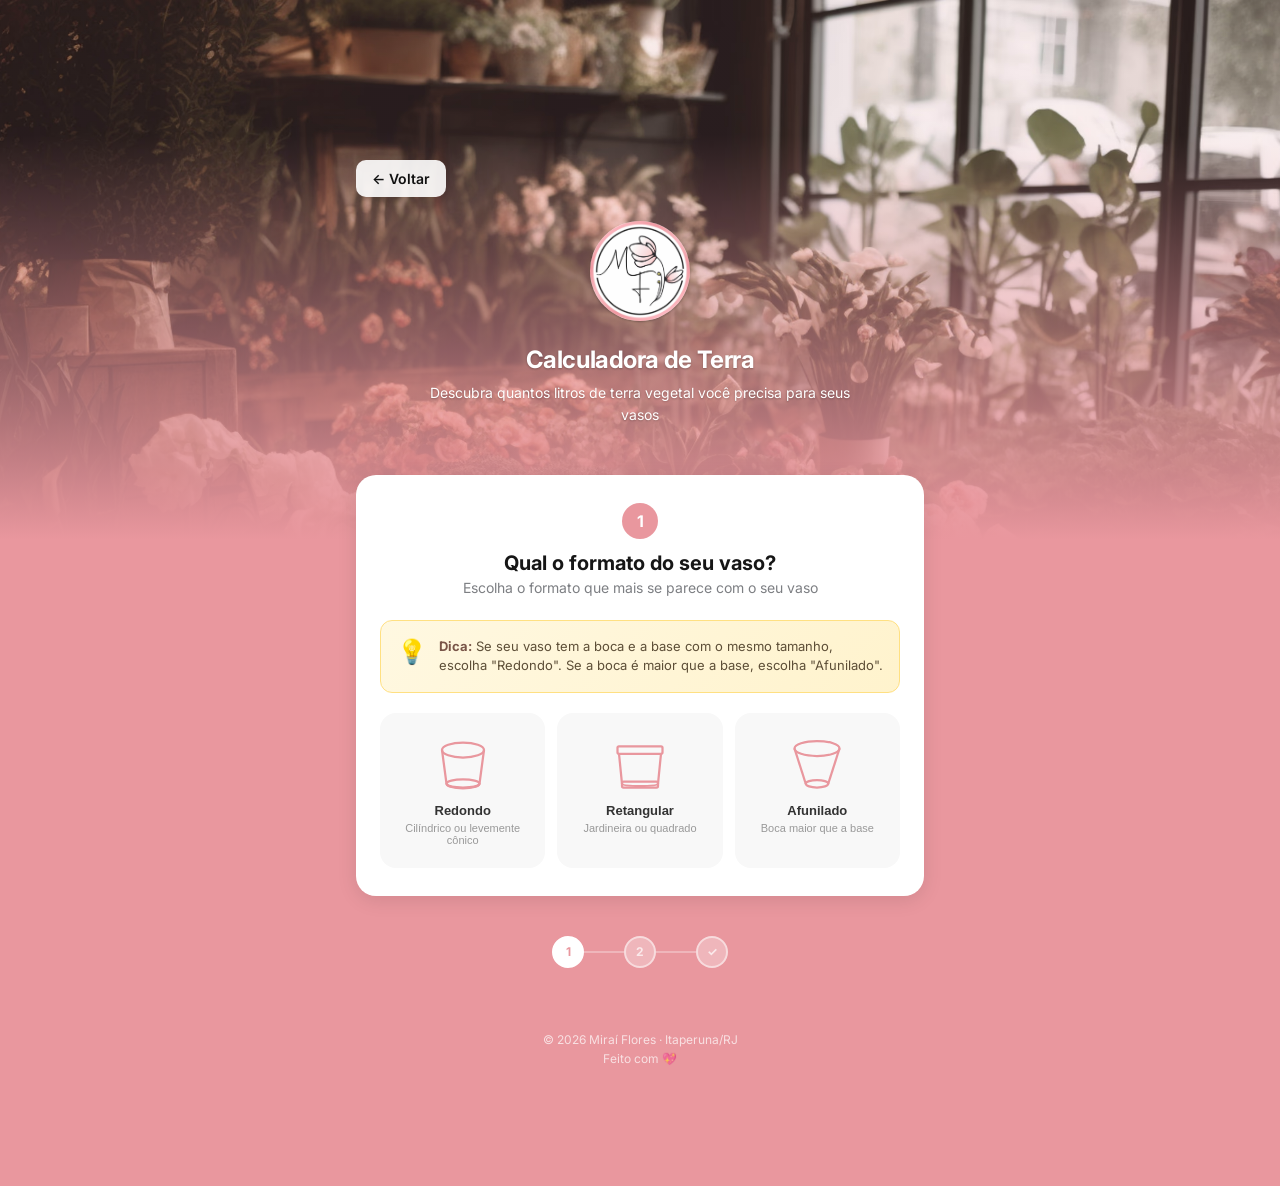
<file: calculadora.html>
<!doctype html>
<html lang="pt-BR">
<head>
  <meta charset="utf-8">
  <meta name="viewport" content="width=device-width, initial-scale=1">
  <title>Calculadora de Terra | Miraí Flores</title>
  <meta name="description" content="Descubra quantos litros de terra você precisa para seus vasos">
  <meta name="theme-color" content="#e9979e">
  <link rel="preconnect" href="https://fonts.googleapis.com">
  <link rel="preconnect" href="https://fonts.gstatic.com" crossorigin>
  <link href="https://fonts.googleapis.com/css2?family=Inter:wght@400;500;600;700&display=swap" rel="stylesheet">
  <link rel="stylesheet" href="css/style.css">
  <link rel="stylesheet" href="css/calculadora.css">
</head>
<body class="calculadora-page">

  <!-- Cover / Hero -->
  <div class="cover"></div>

  <div class="container">

    <!-- Header com voltar -->
    <div class="calc-header">
      <a href="index.html" class="btn-voltar">← Voltar</a>
    </div>

    <!-- Profile -->
    <div class="profile">
      <img src="src/logo.webp" alt="Logo Miraí Flores">
      <div class="profile-info">
        <h1>Calculadora de Terra</h1>
        <p>Descubra quantos litros de terra vegetal você precisa para seus vasos</p>
      </div>
    </div>

    <!-- Calculadora -->
    <div class="calculadora-container">
      
      <!-- Step 1: Tipo do Vaso -->
      <div class="calc-step active" id="step-1">
        <div class="step-header">
          <span class="step-number">1</span>
          <h2>Qual o formato do seu vaso?</h2>
          <p class="step-subtitle">Escolha o formato que mais se parece com o seu vaso</p>
        </div>
        
        <div class="dica-box">
          <span class="dica-icon">💡</span>
          <p><strong>Dica:</strong> Se seu vaso tem a boca e a base com o mesmo tamanho, escolha "Redondo". Se a boca é maior que a base, escolha "Afunilado".</p>
        </div>

        <div class="pot-types">
          <button class="pot-type-btn" data-type="redondo">
            <div class="pot-icon">
              <svg viewBox="0 0 80 80" fill="none" xmlns="http://www.w3.org/2000/svg">
                <ellipse cx="40" cy="20" rx="28" ry="10" stroke="currentColor" stroke-width="3" fill="none"/>
                <path d="M12 20 L18 65 Q20 70 40 70 Q60 70 62 65 L68 20" stroke="currentColor" stroke-width="3" fill="none"/>
                <ellipse cx="40" cy="65" rx="22" ry="6" stroke="currentColor" stroke-width="3" fill="none"/>
              </svg>
            </div>
            <span>Redondo</span>
            <small>Cilíndrico ou levemente cônico</small>
          </button>
          <button class="pot-type-btn" data-type="retangular">
            <div class="pot-icon">
              <svg viewBox="0 0 80 80" fill="none" xmlns="http://www.w3.org/2000/svg">
                <rect x="10" y="15" width="60" height="10" rx="2" stroke="currentColor" stroke-width="3" fill="none"/>
                <path d="M12 25 L16 65 Q17 68 40 68 Q63 68 64 65 L68 25" stroke="currentColor" stroke-width="3" fill="none"/>
                <rect x="16" y="62" width="48" height="8" rx="2" stroke="currentColor" stroke-width="3" fill="none"/>
              </svg>
            </div>
            <span>Retangular</span>
            <small>Jardineira ou quadrado</small>
          </button>
          <button class="pot-type-btn" data-type="afunilado">
            <div class="pot-icon">
              <svg viewBox="0 0 80 80" fill="none" xmlns="http://www.w3.org/2000/svg">
                <ellipse cx="40" cy="18" rx="30" ry="10" stroke="currentColor" stroke-width="3" fill="none"/>
                <path d="M10 18 L25 65" stroke="currentColor" stroke-width="3"/>
                <path d="M70 18 L55 65" stroke="currentColor" stroke-width="3"/>
                <ellipse cx="40" cy="65" rx="15" ry="5" stroke="currentColor" stroke-width="3" fill="none"/>
              </svg>
            </div>
            <span>Afunilado</span>
            <small>Boca maior que a base</small>
          </button>
        </div>
      </div>

      <!-- Step 2: Medidas -->
      <div class="calc-step" id="step-2">
        <div class="step-header">
          <span class="step-number">2</span>
          <h2>Informe as medidas</h2>
          <p class="step-subtitle">Use uma fita métrica ou régua para medir em centímetros (cm)</p>
        </div>
        
        <!-- Medidas para vaso REDONDO -->
        <div class="medidas-form" id="medidas-redondo" style="display: none;">
          
          <!-- Ilustração de como medir -->
          <div class="medida-ilustracao">
            <img src="src/redondo.png" alt="Como medir vaso redondo" class="medida-foto">
            <p class="ilustracao-legenda">Meça o diâmetro na parte de cima (boca) do vaso</p>
          </div>

          <div class="form-group">
            <label for="diametro">
              <span class="label-icon">↔️</span> Diâmetro superior
            </label>
            <p class="label-hint">Meça de uma borda à outra, passando pelo centro</p>
            <div class="input-wrapper">
              <input type="number" id="diametro" placeholder="Ex: 30" min="1" step="0.1">
              <span class="input-unit">cm</span>
            </div>
          </div>
          <div class="form-group">
            <label for="altura-redondo">
              <span class="label-icon">↕️</span> Altura do vaso
            </label>
            <p class="label-hint">Meça da borda superior até a base (por fora)</p>
            <div class="input-wrapper">
              <input type="number" id="altura-redondo" placeholder="Ex: 25" min="1" step="0.1">
              <span class="input-unit">cm</span>
            </div>
          </div>
        </div>

        <!-- Medidas para vaso RETANGULAR -->
        <div class="medidas-form" id="medidas-retangular" style="display: none;">
          
          <!-- Ilustração de como medir -->
          <div class="medida-ilustracao">
            <img src="src/retangular.png" alt="Como medir vaso retangular" class="medida-foto">
            <p class="ilustracao-legenda">Meça o lado maior (comprimento) e o lado menor (largura)</p>
          </div>

          <div class="form-group">
            <label for="comprimento">
              <span class="label-icon">↔️</span> Comprimento
            </label>
            <p class="label-hint">O lado mais longo do vaso</p>
            <div class="input-wrapper">
              <input type="number" id="comprimento" placeholder="Ex: 40" min="1" step="0.1">
              <span class="input-unit">cm</span>
            </div>
          </div>
          <div class="form-group">
            <label for="largura">
              <span class="label-icon">↔️</span> Largura
            </label>
            <p class="label-hint">O lado mais curto do vaso</p>
            <div class="input-wrapper">
              <input type="number" id="largura" placeholder="Ex: 20" min="1" step="0.1">
              <span class="input-unit">cm</span>
            </div>
          </div>
          <div class="form-group">
            <label for="altura-retangular">
              <span class="label-icon">↕️</span> Altura do vaso
            </label>
            <p class="label-hint">Da borda superior até a base</p>
            <div class="input-wrapper">
              <input type="number" id="altura-retangular" placeholder="Ex: 25" min="1" step="0.1">
              <span class="input-unit">cm</span>
            </div>
          </div>
        </div>

        <!-- Medidas para vaso AFUNILADO -->
        <div class="medidas-form" id="medidas-afunilado" style="display: none;">
          
          <!-- Ilustração de como medir -->
          <div class="medida-ilustracao">
            <img src="src/afunilado.png" alt="Como medir vaso afunilado" class="medida-foto">
            <p class="ilustracao-legenda">Meça os dois diâmetros: o de cima (maior) e o de baixo (menor)</p>
          </div>

          <div class="form-group">
            <label for="diametro-superior">
              <span class="label-icon">↔️</span> Diâmetro superior (boca)
            </label>
            <p class="label-hint">Medida da borda de cima, a parte mais larga</p>
            <div class="input-wrapper">
              <input type="number" id="diametro-superior" placeholder="Ex: 35" min="1" step="0.1">
              <span class="input-unit">cm</span>
            </div>
          </div>
          <div class="form-group">
            <label for="diametro-inferior">
              <span class="label-icon">↔️</span> Diâmetro inferior (base)
            </label>
            <p class="label-hint">Medida da parte de baixo, a mais estreita</p>
            <div class="input-wrapper">
              <input type="number" id="diametro-inferior" placeholder="Ex: 20" min="1" step="0.1">
              <span class="input-unit">cm</span>
            </div>
          </div>
          <div class="form-group">
            <label for="altura-afunilado">
              <span class="label-icon">↕️</span> Altura do vaso
            </label>
            <p class="label-hint">Da borda superior até a base (por fora)</p>
            <div class="input-wrapper">
              <input type="number" id="altura-afunilado" placeholder="Ex: 30" min="1" step="0.1">
              <span class="input-unit">cm</span>
            </div>
          </div>
        </div>

        <!-- Campos comuns -->
        <div class="medidas-comum" style="display: none;">
          <hr class="separator">
          
          <div class="form-group">
            <label for="quantidade-vasos">
              <span class="label-icon">🪴</span> Quantidade de vasos
            </label>
            <p class="label-hint">Se tiver mais vasos iguais, informe a quantidade</p>
            <div class="input-wrapper">
              <input type="number" id="quantidade-vasos" value="1" min="1" max="100">
              <span class="input-unit">un</span>
            </div>
          </div>
          
          <div class="form-group">
            <label>
              <span class="label-icon">📊</span> Nível de preenchimento
            </label>
            <p class="label-hint">Recomendamos 90% para deixar espaço para rega</p>
            <div class="preenchimento-options">
              <button class="preenchimento-btn" data-value="1">100%</button>
              <button class="preenchimento-btn active" data-value="0.9">90% ✓</button>
              <button class="preenchimento-btn" data-value="0.8">80%</button>
            </div>
          </div>
        </div>

        <div class="step-navigation">
          <button class="btn-back" id="btn-back-to-1">← Voltar</button>
          <button class="btn-next" id="btn-calcular" disabled>Calcular</button>
        </div>
      </div>

      <!-- Step 3: Resultado -->
      <div class="calc-step" id="step-3">
        <div class="step-header">
          <span class="step-number">✓</span>
          <h2>Resultado</h2>
        </div>

        <div class="resultado-texto">
          <p>Você precisa de aproximadamente <strong id="resultado-litros">0</strong> litros de terra vegetal.</p>
          <p>Peso estimado: <strong id="resultado-peso">0</strong> kg</p>
        </div>

        <!-- Recomendação principal -->
        <div class="recomendacao-card principal">
          <div class="recomendacao-header">
            <span class="recomendacao-badge">🎯 Recomendação principal</span>
          </div>
          <div class="recomendacao-body">
            <p class="recomendacao-itens" id="rec-principal-itens">-</p>
            <div class="recomendacao-detalhes">
              <span class="rec-detalhe" id="rec-principal-litros">-</span>
              <span class="rec-detalhe rec-preco" id="rec-principal-preco">-</span>
            </div>
          </div>
        </div>

        <!-- Mais prático -->
        <div class="recomendacao-card pratico" id="recomendacao-pratico" style="display: none;">
          <div class="recomendacao-header">
            <span class="recomendacao-badge pratico-badge">✨ Mais prático</span>
          </div>
          <div class="recomendacao-body">
            <p class="recomendacao-itens" id="rec-pratico-itens">-</p>
            <div class="recomendacao-detalhes">
              <span class="rec-detalhe" id="rec-pratico-litros">-</span>
              <span class="rec-detalhe rec-preco" id="rec-pratico-preco">-</span>
            </div>
          </div>
        </div>

        <!-- Outras opções -->
        <div class="alternativas-section" id="alternativas-container" style="display: none;">
          <h3>📦 Outras opções</h3>
          <div class="alternativas-lista" id="alternativas-lista"></div>
        </div>

        <div class="observacao">
          <p>⚠️ A quantidade é aproximada e pode variar conforme compactação e tipo de plantio.</p>
        </div>

        <div class="resultado-acoes">
          <a href="#" class="btn-whatsapp-pedido" id="btn-whatsapp-pedido" target="_blank" rel="noopener">
            <span><svg width="1em" height="1em" viewBox="0 0 24 24" fill="currentColor" xmlns="http://www.w3.org/2000/svg"><path d="M16.75 13.96c.25.13.41.2.46.3.06.11.04.61-.21 1.18-.2.56-1.24 1.1-1.7 1.12-.46.02-.47.36-2.96-.73-2.49-1.09-3.99-3.75-4.11-3.92-.12-.17-.96-1.38-.92-2.61.05-1.22.69-1.8.95-2.04.24-.26.51-.29.68-.26h.47c.15 0 .36-.06.55.45l.69 1.87c.06.13.1.28.01.44l-.27.41-.39.42c-.12.12-.26.25-.12.5.12.26.62 1.09 1.32 1.78.91.88 1.71 1.17 1.95 1.3.24.14.39.12.54-.04l.81-.94c.19-.25.35-.19.58-.11l1.67.88M12 2a10 10 0 0 1 10 10 10 10 0 0 1-10 10c-1.97 0-3.8-.57-5.35-1.55L2 22l1.55-4.65A9.969 9.969 0 0 1 2 12 10 10 0 0 1 12 2m0 2a8 8 0 0 0-8 8c0 1.72.54 3.31 1.46 4.61L4.5 19.5l2.89-.96A7.95 7.95 0 0 0 12 20a8 8 0 0 0 8-8 8 8 0 0 0-8-8z"/></svg></span> Quero Pedir esse Produto
          </a>
          <button class="btn-recalcular" id="btn-recalcular">
            🔄 Fazer Nova Simulação
          </button>
        </div>
      </div>

      <!-- Progress indicator -->
      <div class="calc-progress">
        <div class="progress-step active" data-step="1">1</div>
        <div class="progress-line"></div>
        <div class="progress-step" data-step="2">2</div>
        <div class="progress-line"></div>
        <div class="progress-step" data-step="3">✓</div>
      </div>

    </div>

    <footer class="footer">
      <p>© 2026 Miraí Flores · Itaperuna/RJ</p>
      <p class="footer-sub">Feito com 💖</p>
    </footer>

  </div>

  <script src="js/calculadora.js"></script>
</body>
</html>
</file>
<file: css/style.css>
/* ========================================
   Miraí Flores - Link na Bio
   Estilos principais (inspirado no EXEMPLO)
   ======================================== */

/* === Reset === */
*, *::before, *::after {
  box-sizing: border-box;
  margin: 0;
  padding: 0;
}

/* === Body === */
body {
  font-family: 'Inter', sans-serif;
  background-color: #e9979e;
  min-height: 100vh;
  display: flex;
  align-items: flex-start;
  justify-content: center;
  padding: 0;
  -webkit-font-smoothing: antialiased;
  -moz-osx-font-smoothing: grayscale;
  overflow-x: hidden;
}

/* === Cover / Hero (inspirado no EXEMPLO) === */
.cover {
  position: fixed;
  top: 0;
  left: 0;
  right: 0;
  height: 60vh;
  z-index: 0;
  overflow: hidden;
  background-image: url('../src/cover.jpg');
  background-size: cover;
  background-position: center;
  background-repeat: no-repeat;
}

@supports (-webkit-touch-callout: none) {
  /* iOS fix - background-attachment: fixed não funciona em iOS */
  .cover {
    background-attachment: scroll;
  }
}

@supports not (-webkit-touch-callout: none) {
  .cover {
    background-attachment: fixed;
  }
}

.cover::after {
  content: '';
  position: absolute;
  inset: 0;
  background: linear-gradient(
    to bottom,
    rgba(233, 151, 158, 0.12) 25%,
    #e9979e 100%
  );
  pointer-events: none;
}

/* === Container === */
.container {
  position: relative;
  z-index: 1;
  width: 100%;
  max-width: 640px;
  display: flex;
  flex-direction: column;
  align-items: center;
  gap: 48px;
  padding: 100px 36px 80px;
}

/* === Profile (inspirado no EXEMPLO) === */
.profile {
  display: flex;
  flex-direction: column;
  align-items: center;
  gap: 24px;
  text-align: center;
  padding: 0 12px;
}

.profile img {
  width: 100px;
  height: 100px;
  border-radius: 500px;
  object-fit: cover;
  box-shadow: 0 1px 2px rgba(0, 0, 0, 0.25);
}

.profile-info {
  display: flex;
  flex-direction: column;
  align-items: center;
  gap: 8px;
  max-width: 450px;
}

.profile h1 {
  font-size: 28px;
  font-weight: 700;
  color: #fff;
  letter-spacing: -0.4px;
  text-shadow: 0 1px 2px rgba(0, 0, 0, 0.25);
}

.profile p {
  font-size: 15px;
  color: #fff;
  line-height: 1.6;
  text-shadow: 0 1px 2px rgba(0, 0, 0, 0.25);
}

/* === Top Buttons (inspirado no EXEMPLO) === */
.top-buttons {
  display: flex;
  gap: 16px;
  width: 100%;
  justify-content: center;
}

.top-buttons a {
  flex: 1;
  max-width: 180px;
  display: flex;
  align-items: center;
  justify-content: center;
  gap: 6px;
  padding: 12px 20px;
  background: rgba(255, 255, 255, 0.95);
  border: 1px solid #eee;
  border-radius: 10px;
  font-size: 14px;
  font-weight: 600;
  color: #111;
  text-decoration: none;
  box-shadow: 0 2px 8px rgba(0, 0, 0, 0.08);
  transition: all 0.2s ease;
  backdrop-filter: blur(8px);
}

.top-buttons a:hover {
  background: #fff;
  transform: translateY(-2px);
  box-shadow: 0 4px 16px rgba(0, 0, 0, 0.12);
}

.btn-icon {
  font-size: 16px;
  display: inline-flex;
  align-items: center;
  justify-content: center;
}

.btn-icon svg {
  width: 1em;
  height: 1em;
  vertical-align: middle;
  display: block;
}

/* === Link Cards (inspirado no EXEMPLO - layout horizontal) === */
.links {
  width: 100%;
  display: flex;
  flex-direction: column;
  gap: 16px;
}

.link-card {
  display: flex;
  align-items: center;
  gap: 16px;
  background: #fff;
  border-radius: 16px;
  padding: 16px 20px;
  text-decoration: none;
  color: inherit;
  overflow: hidden;
  transition: all 0.25s ease;
  box-shadow: 0 2px 12px rgba(0, 0, 0, 0.1);
}

.link-card:hover {
  transform: translateY(-4px);
  box-shadow: 0 8px 24px rgba(0, 0, 0, 0.15);
}

.card-icon {
  width: 70px;
  height: 70px;
  min-width: 70px;
  border-radius: 12px;
  overflow: hidden;
  background: #f0f0f0;
}

.card-icon img {
  width: 100%;
  height: 100%;
  object-fit: cover;
}

.card-body {
  flex: 1;
}

.link-card h3 {
  font-size: 16px;
  font-weight: 700;
  color: #161616;
  letter-spacing: -0.3px;
  margin-bottom: 4px;
}

.link-card p {
  font-size: 13px;
  color: #7d7f83;
  line-height: 1.4;
}

.link-card .btn {
  background: #2d2d2d;
  color: #fff;
  border: none;
  border-radius: 8px;
  padding: 10px 16px;
  font-size: 13px;
  font-weight: 600;
  white-space: nowrap;
  flex-shrink: 0;
  transition: background 0.2s ease;
  letter-spacing: 0.2px;
  cursor: pointer;
  width: 110px;
  text-align: center;
}

.link-card .btn-icon {
  display: none;
}

.link-card:hover .btn {
  background: #e9979e;
}

/* === Instagram Feed === */
.instagram-section {
  width: 100%;
  background: rgba(255, 255, 255, 0.1);
  border: 2px solid rgba(255, 255, 255, 0.3);
  border-radius: 16px;
  overflow: hidden;
  display: flex;
  flex-direction: column;
  margin-bottom: 32px;
  backdrop-filter: blur(10px);
  box-shadow: 0 4px 16px rgba(0, 0, 0, 0.08);
  transition: all 0.3s ease;
}

.instagram-section:hover {
  border-color: rgba(255, 255, 255, 0.5);
  box-shadow: 0 8px 24px rgba(0, 0, 0, 0.12);
  transform: translateY(-2px);
}

.instagram-header {
  padding: 28px 20px;
  text-align: center;
  border-bottom: 1px solid rgba(255, 255, 255, 0.2);
}

.instagram-section h2 {
  font-size: 20px;
  font-weight: 700;
  color: #fff;
  margin-bottom: 8px;
  text-shadow: 0 1px 2px rgba(0, 0, 0, 0.25);
}

.instagram-username {
  display: inline-block;
  font-size: 14px;
  font-weight: 600;
  color: #fff;
  text-decoration: none;
  margin-bottom: 16px;
  transition: opacity 0.2s ease;
}

.instagram-username:hover {
  opacity: 0.8;
}

.instagram-post {
  display: flex;
  justify-content: center;
  padding: 20px;
  min-height: 350px;
  max-width: 100%;
  overflow: hidden;
}

.instagram-post blockquote {
  max-width: 100% !important;
  border-radius: 12px;
  overflow: hidden;
}

.instagram-post iframe {
  max-width: 100% !important;
  border-radius: 8px;
}

.instagram-link {
  display: inline-block;
  background: rgba(255, 255, 255, 0.95);
  color: #111;
  text-decoration: none;
  font-size: 14px;
  font-weight: 600;
  padding: 12px 24px;
  border: 1px solid rgba(255, 255, 255, 0.3);
  border-radius: 10px;
  transition: all 0.2s ease;
  box-shadow: 0 2px 8px rgba(0, 0, 0, 0.1);
  margin: 0 20px 20px;
  align-self: center;
}

.instagram-link:hover {
  background: #fff;
  transform: translateY(-2px);
  box-shadow: 0 4px 16px rgba(0, 0, 0, 0.15);
}

/* === Localização/Gallery === */
.location-section {
  width: 100%;
  background: rgba(255, 255, 255, 0.1);
  border: 2px solid rgba(255, 255, 255, 0.3);
  border-radius: 16px;
  overflow: hidden;
  display: flex;
  flex-direction: column;
  margin-bottom: 32px;
  backdrop-filter: blur(10px);
  box-shadow: 0 4px 16px rgba(0, 0, 0, 0.08);
  transition: all 0.3s ease;
}

.location-section:hover {
  border-color: rgba(255, 255, 255, 0.5);
  box-shadow: 0 8px 24px rgba(0, 0, 0, 0.12);
  transform: translateY(-2px);
}

.location-header {
  padding: 28px 20px;
  text-align: center;
  border-bottom: 1px solid rgba(255, 255, 255, 0.2);
}

.location-section h2 {
  font-size: 20px;
  font-weight: 700;
  color: #fff;
  margin-bottom: 8px;
  text-shadow: 0 1px 2px rgba(0, 0, 0, 0.25);
}

.location-subtitle {
  font-size: 14px;
  color: rgba(255, 255, 255, 0.8);
  margin-bottom: 16px;
  text-shadow: 0 1px 2px rgba(0, 0, 0, 0.15);
}

.btn-rotas {
  display: inline-block;
  background: rgba(255, 255, 255, 0.95);
  color: #111;
  border: 1px solid rgba(255, 255, 255, 0.3);
  border-radius: 10px;
  padding: 12px 24px;
  font-size: 14px;
  font-weight: 600;
  text-decoration: none;
  transition: all 0.2s ease;
  box-shadow: 0 2px 8px rgba(0, 0, 0, 0.1);
}

.btn-rotas:hover {
  background: #fff;
  transform: translateY(-2px);
  box-shadow: 0 4px 16px rgba(0, 0, 0, 0.15);
}

.maps-container-inner {
  width: 100%;
  height: 350px;
  overflow: hidden;
}

/* === Google Maps === */
.maps-container {
  width: 100%;
  height: 350px;
  border-radius: 16px;
  overflow: hidden;
  box-shadow: 0 4px 16px rgba(0, 0, 0, 0.12);
  margin-bottom: 24px;
  border: 2px solid rgba(255, 255, 255, 0.3);
}

.maps-container iframe {
  border-radius: 14px;
  width: 100%;
  height: 100%;
  display: block;
}

/* === Social Icons (inspirado no EXEMPLO - 80x80 com labels) === */
.social-row {
  display: flex;
  gap: 16px;
  justify-content: center;
}

.social-btn {
  display: flex;
  flex-direction: column;
  align-items: center;
  justify-content: center;
  gap: 6px;
  width: 80px;
  height: 80px;
  background: rgba(255, 255, 255, 0.9);
  border: 1px solid #eee;
  border-radius: 16px;
  text-decoration: none;
  font-size: 26px;
  transition: all 0.25s ease;
  box-shadow: 0 2px 8px rgba(0, 0, 0, 0.06);
  backdrop-filter: blur(8px);
}

.social-btn small {
  font-size: 10px;
  font-weight: 600;
  color: #666;
  letter-spacing: 0.3px;
}

.social-btn:hover {
  background: #fff;
  transform: translateY(-3px) scale(1.05);
  box-shadow: 0 6px 20px rgba(0, 0, 0, 0.1);
}

/* === Footer === */
.footer {
  text-align: center;
  padding-top: 16px;
}

.footer p {
  font-size: 12px;
  color: rgba(255, 255, 255, 0.7);
}

.footer-sub {
  font-size: 11px;
  color: rgba(255, 255, 255, 0.5);
  margin-top: 4px;
}

/* === Animações de entrada === */
.fade-in {
  opacity: 0;
  transform: translateY(20px);
  animation: fadeInUp 0.6s ease forwards;
}

@keyframes fadeInUp {
  to {
    opacity: 1;
    transform: translateY(0);
  }
}

/* === Responsivo (inspirado no EXEMPLO - breakpoints) === */
@media (max-width: 809px) {
  .cover {
    height: 50vh;
    background-attachment: scroll;
  }

  .container {
    gap: 32px;
    padding: 60px 16px 48px;
  }

  .profile img {
    width: 80px;
    height: 80px;
  }

  .profile h1 {
    font-size: 24px;
  }

  .profile p {
    font-size: 14px;
  }

  .top-buttons {
    gap: 10px;
    flex-wrap: wrap;
  }

  .top-buttons a {
    flex: 1;
    min-width: 140px;
    max-width: none;
    padding: 10px 14px;
    font-size: 13px;
  }

  .link-card {
    flex-direction: row;
    text-align: center;
    gap: 12px;
    padding: 16px;
    position: relative;
  }

  .card-icon {
    width: 70px;
    height: 70px;
    min-width: 70px;
    margin: 0 auto;
  }

  .link-card h3 {
    font-size: 15px;
    text-align: left;
  }

  .link-card p {
    font-size: 12px;
    text-align: left;
  }

  .link-card .btn {
    display: none;
  }

  .link-card .btn-icon {
    display: block;
    width: 35px;
    height: 35px;
    top: 10px;
    right: 10px;
    border: 1px solid #8C8C8C;
    border-radius: 5px;
    padding: 7px;
    position: absolute;
  }

  .instagram-section,
  .location-section {
    border-radius: 12px;
  }

  .instagram-header,
  .location-header {
    padding: 20px 16px;
  }

  .instagram-section h2,
  .location-section h2 {
    font-size: 18px;
  }

  .instagram-post {
    padding: 16px;
    min-height: 300px;
  }

  .maps-container-inner {
    height: 280px;
  }

  .btn-rotas,
  .instagram-link {
    padding: 10px 20px;
    font-size: 13px;
  }

  .social-btn {
    width: 70px;
    height: 70px;
    font-size: 22px;
  }

  .social-btn small {
    font-size: 9px;
  }
}

/* Extra small devices */
@media (max-width: 380px) {
  .container {
    padding: 50px 12px 40px;
  }

  .top-buttons {
    flex-direction: column;
    gap: 8px;
  }

  .top-buttons a {
    width: 100%;
    max-width: 100%;
  }

  .profile h1 {
    font-size: 22px;
  }

  .card-icon {
    width: 60px;
    height: 60px;
    min-width: 60px;
  }

  .social-btn {
    width: 60px;
    height: 60px;
    font-size: 20px;
  }
}

@media (min-width: 810px) {
  .container {
    padding-top: 160px;
    padding-bottom: 120px;
  }
}
</file>
<file: css/calculadora.css>
/* ========================================
   Miraí Flores - Calculadora de Terra
   Estilos específicos da calculadora
   ======================================== */

/* === Ajustes para a página da calculadora === */
.calculadora-page .profile h1 {
  font-size: 24px;
}

.calculadora-page .profile p {
  font-size: 14px;
}

/* === Header com botão voltar === */
.calc-header {
  width: 100%;
  display: flex;
  justify-content: flex-start;
  margin-bottom: -24px;
}

.btn-voltar {
  display: inline-flex;
  align-items: center;
  gap: 4px;
  background: rgba(255, 255, 255, 0.9);
  color: #111;
  text-decoration: none;
  font-size: 14px;
  font-weight: 600;
  padding: 10px 16px;
  border-radius: 10px;
  transition: all 0.2s ease;
  box-shadow: 0 2px 8px rgba(0, 0, 0, 0.1);
}

.btn-voltar:hover {
  background: #fff;
  transform: translateY(-2px);
  box-shadow: 0 4px 16px rgba(0, 0, 0, 0.15);
}

/* === Container da Calculadora === */
.calculadora-container {
  width: 100%;
  display: flex;
  flex-direction: column;
  gap: 24px;
}

/* === Steps === */
.calc-step {
  display: none;
  background: #fff;
  border-radius: 20px;
  padding: 28px 24px;
  box-shadow: 0 4px 20px rgba(0, 0, 0, 0.1);
  animation: fadeInUp 0.4s ease;
}

.calc-step.active {
  display: block;
}

@keyframes fadeInUp {
  from {
    opacity: 0;
    transform: translateY(20px);
  }
  to {
    opacity: 1;
    transform: translateY(0);
  }
}

.step-header {
  text-align: center;
  margin-bottom: 24px;
}

.step-number {
  display: inline-flex;
  align-items: center;
  justify-content: center;
  width: 36px;
  height: 36px;
  background: #e9979e;
  color: #fff;
  font-weight: 700;
  font-size: 16px;
  border-radius: 50%;
  margin-bottom: 12px;
}

.step-header h2 {
  font-size: 20px;
  font-weight: 700;
  color: #161616;
  margin-bottom: 4px;
}

.step-subtitle {
  font-size: 14px;
  color: #7d7f83;
}

/* === Seleção de Tipo de Vaso === */
.pot-types {
  display: grid;
  grid-template-columns: repeat(3, 1fr);
  gap: 12px;
}

.pot-type-btn {
  display: flex;
  flex-direction: column;
  align-items: center;
  gap: 8px;
  padding: 20px 12px;
  background: #f8f8f8;
  border: 2px solid transparent;
  border-radius: 16px;
  cursor: pointer;
  transition: all 0.2s ease;
}

.pot-type-btn:hover {
  background: #fff;
  border-color: #e9979e;
  transform: translateY(-2px);
  box-shadow: 0 4px 16px rgba(0, 0, 0, 0.1);
}

.pot-type-btn.active {
  background: #fff;
  border-color: #e9979e;
  box-shadow: 0 4px 16px rgba(233, 151, 158, 0.25);
}

.pot-icon {
  width: 60px;
  height: 60px;
  color: #e9979e;
}

.pot-icon svg {
  width: 100%;
  height: 100%;
}

.pot-type-btn span {
  font-size: 13px;
  font-weight: 600;
  color: #333;
}

/* === Formulário de Medidas === */
.medidas-form,
.medidas-comum {
  display: flex;
  flex-direction: column;
  gap: 16px;
  margin-bottom: 20px;
}

.form-group {
  display: flex;
  flex-direction: column;
  gap: 6px;
}

.form-group label {
  font-size: 14px;
  font-weight: 600;
  color: #333;
}

.input-wrapper {
  display: flex;
  align-items: center;
  border: 2px solid #e0e0e0;
  border-radius: 12px;
  overflow: hidden;
  transition: border-color 0.2s ease;
}

.input-wrapper:focus-within {
  border-color: #e9979e;
}

.input-wrapper input {
  flex: 1;
  border: none;
  padding: 14px 16px;
  font-size: 16px;
  outline: none;
  background: transparent;
}

.input-wrapper input::placeholder {
  color: #aaa;
}

.input-unit {
  padding: 14px 16px;
  background: #f5f5f5;
  font-size: 14px;
  font-weight: 600;
  color: #666;
}

/* === Preenchimento === */
.preenchimento-options {
  display: flex;
  gap: 8px;
}

.preenchimento-btn {
  flex: 1;
  padding: 12px 16px;
  border: 2px solid #e0e0e0;
  border-radius: 10px;
  background: #fff;
  font-size: 14px;
  font-weight: 600;
  color: #333;
  cursor: pointer;
  transition: all 0.2s ease;
}

.preenchimento-btn:hover {
  border-color: #e9979e;
}

.preenchimento-btn.active {
  background: #e9979e;
  border-color: #e9979e;
  color: #fff;
}

/* === Navegação entre Steps === */
.step-navigation {
  display: flex;
  gap: 12px;
  margin-top: 8px;
}

.step-navigation .btn-next {
  flex: 1;
  margin-top: 0;
}

.btn-back {
  padding: 16px 20px;
  background: #fff;
  color: #666;
  border: 2px solid #e0e0e0;
  border-radius: 12px;
  font-size: 14px;
  font-weight: 600;
  cursor: pointer;
  transition: all 0.2s ease;
  white-space: nowrap;
}

.btn-back:hover {
  border-color: #e9979e;
  color: #e9979e;
  background: #fff;
}

.btn-back-full {
  width: 100%;
  margin-bottom: 16px;
  padding: 12px 20px;
  font-size: 13px;
}

/* === Botões de Ação === */
.btn-next {
  width: 100%;
  padding: 16px 24px;
  background: #e9979e;
  color: #fff;
  border: none;
  border-radius: 12px;
  font-size: 16px;
  font-weight: 700;
  cursor: pointer;
  transition: all 0.2s ease;
  margin-top: 8px;
}

.btn-next:hover:not(:disabled) {
  background: #d88990;
  transform: translateY(-2px);
  box-shadow: 0 4px 16px rgba(233, 151, 158, 0.4);
}

.btn-next:disabled {
  background: #ccc;
  cursor: not-allowed;
}

/* === Resultado - Texto === */
.resultado-texto {
  background: linear-gradient(135deg, #e9979e, #d88990);
  padding: 24px 20px;
  border-radius: 16px;
  margin-bottom: 24px;
  text-align: center;
}

.resultado-texto p {
  font-size: 16px;
  color: #fff;
  line-height: 1.6;
  margin: 0;
}

.resultado-texto strong {
  font-size: 22px;
  font-weight: 700;
}

.resultado-texto p + p {
  margin-top: 4px;
  font-size: 14px;
  color: rgba(255, 255, 255, 0.9);
}

.resultado-texto p + p strong {
  font-size: 16px;
}

/* === Cards de Recomendação === */
.recomendacao-card {
  background: #f8f8f8;
  border-radius: 16px;
  border: 2px solid #e0e0e0;
  padding: 20px;
  margin-bottom: 16px;
  transition: all 0.2s ease;
}

.recomendacao-card.principal {
  border-color: #e9979e;
  background: #fff;
  box-shadow: 0 4px 16px rgba(233, 151, 158, 0.15);
}

.recomendacao-header {
  margin-bottom: 12px;
}

.recomendacao-badge {
  display: inline-block;
  font-size: 13px;
  font-weight: 700;
  color: #e9979e;
  letter-spacing: 0.3px;
}

.recomendacao-badge.pratico-badge {
  color: #7c4dff;
}

.recomendacao-body {
  display: flex;
  flex-direction: column;
  gap: 10px;
}

.recomendacao-itens {
  font-size: 16px;
  font-weight: 700;
  color: #161616;
  line-height: 1.4;
  margin: 0;
}

.recomendacao-detalhes {
  display: flex;
  flex-direction: column;
  gap: 2px;
}

.rec-detalhe {
  font-size: 13px;
  color: #7d7f83;
}

.rec-preco {
  font-weight: 700;
  color: #2e7d32;
  font-size: 14px;
}

/* === Alternativas === */
.alternativas-section {
  margin-bottom: 24px;
}

.alternativas-section h3 {
  font-size: 16px;
  font-weight: 700;
  color: #161616;
  margin-bottom: 12px;
}

.alternativas-lista {
  display: flex;
  flex-direction: column;
  gap: 8px;
}

.alternativa-item {
  padding: 16px;
  background: #f8f8f8;
  border-radius: 12px;
  border: 1px solid #e0e0e0;
}

.alternativa-titulo {
  font-size: 12px;
  font-weight: 600;
  color: #e9979e;
  text-transform: uppercase;
  letter-spacing: 0.5px;
  margin-bottom: 4px;
}

.alternativa-descricao {
  font-size: 14px;
  font-weight: 600;
  color: #161616;
  margin-bottom: 4px;
}

.alternativa-info {
  display: flex;
  flex-direction: column;
  gap: 2px;
  font-size: 12px;
  color: #7d7f83;
}

.alternativa-info .alt-preco {
  font-weight: 700;
  color: #2e7d32;
}

/* === Observação === */
.observacao {
  background: #fff8e1;
  border: 1px solid #ffe082;
  border-radius: 12px;
  padding: 14px 16px;
  margin-bottom: 24px;
}

.observacao p {
  font-size: 13px;
  color: #f57c00;
  line-height: 1.4;
}

/* === Ações do Resultado === */
.resultado-acoes {
  display: flex;
  flex-direction: column;
  gap: 12px;
}

.btn-whatsapp-pedido {
  display: flex;
  align-items: center;
  justify-content: center;
  gap: 8px;
  width: 100%;
  padding: 16px 24px;
  background: #25D366;
  color: #fff;
  border: none;
  border-radius: 12px;
  font-size: 16px;
  font-weight: 700;
  text-decoration: none;
  cursor: pointer;
  transition: all 0.2s ease;
}

.btn-whatsapp-pedido:hover {
  background: #1da851;
  transform: translateY(-2px);
  box-shadow: 0 4px 16px rgba(37, 211, 102, 0.4);
}

.btn-recalcular {
  width: 100%;
  padding: 14px 24px;
  background: #fff;
  color: #333;
  border: 2px solid #e0e0e0;
  border-radius: 12px;
  font-size: 14px;
  font-weight: 600;
  cursor: pointer;
  transition: all 0.2s ease;
}

.btn-recalcular:hover {
  border-color: #e9979e;
  color: #e9979e;
}

/* === Indicador de Progresso === */
.calc-progress {
  display: flex;
  align-items: center;
  justify-content: center;
  gap: 0;
  margin-top: 16px;
}

.progress-step {
  width: 32px;
  height: 32px;
  display: flex;
  align-items: center;
  justify-content: center;
  background: rgba(255, 255, 255, 0.3);
  border: 2px solid rgba(255, 255, 255, 0.5);
  border-radius: 50%;
  font-size: 12px;
  font-weight: 700;
  color: rgba(255, 255, 255, 0.7);
  transition: all 0.3s ease;
}

.progress-step.active {
  background: #fff;
  border-color: #fff;
  color: #e9979e;
}

.progress-step.current {
  transform: scale(1.1);
  box-shadow: 0 4px 16px rgba(255, 255, 255, 0.4);
}

.progress-line {
  width: 40px;
  height: 2px;
  background: rgba(255, 255, 255, 0.3);
}

/* === Responsivo === */
@media (max-width: 809px) {
  .calculadora-page .container {
    gap: 24px;
    padding: 60px 16px 48px;
  }

  .calculadora-page .profile h1 {
    font-size: 20px;
  }

  .calc-step {
    padding: 20px 16px;
    border-radius: 16px;
  }

  .step-header h2 {
    font-size: 18px;
  }

  .pot-types {
    grid-template-columns: repeat(3, 1fr);
    gap: 8px;
  }

  .pot-type-btn {
    padding: 16px 8px;
  }

  .pot-icon {
    width: 48px;
    height: 48px;
  }

  .pot-type-btn span {
    font-size: 11px;
  }

  .resultado-texto strong {
    font-size: 18px;
  }

  .recomendacao-itens {
    font-size: 15px;
  }

  .progress-step {
    width: 28px;
    height: 28px;
    font-size: 11px;
  }

  .progress-line {
    width: 24px;
  }
}

@media (max-width: 380px) {
  .pot-types {
    grid-template-columns: 1fr;
    gap: 8px;
  }

  .pot-type-btn {
    flex-direction: row;
    justify-content: flex-start;
    gap: 12px;
    padding: 12px 16px;
  }

  .pot-icon {
    width: 40px;
    height: 40px;
  }

  .resultado-texto strong {
    font-size: 18px;
  }

  .preenchimento-options {
    flex-direction: column;
  }
}

/* === Dica Box === */
.dica-box {
  display: flex;
  gap: 12px;
  padding: 16px;
  background: linear-gradient(135deg, #fff8e1, #fff3cd);
  border: 1px solid #ffe082;
  border-radius: 12px;
  margin-bottom: 20px;
}

.dica-icon {
  font-size: 24px;
  flex-shrink: 0;
}

.dica-box p {
  font-size: 13px;
  color: #5d4e37;
  line-height: 1.5;
  margin: 0;
}

.dica-box strong {
  color: #795548;
}

/* === Pot Type Button - Melhorado === */
.pot-type-btn small {
  font-size: 11px;
  color: #999;
  font-weight: 400;
  margin-top: -4px;
}

.pot-type-btn.active small {
  color: #e9979e;
}

/* === Ilustração de Medição === */
.medida-ilustracao {
  background: #f8f9fa;
  border-radius: 16px;
  padding: 20px;
  margin-bottom: 20px;
  text-align: center;
}

.medida-ilustracao svg {
  max-width: 100%;
  height: auto;
  max-height: 160px;
}

.medida-foto {
  max-width: 100%;
  height: auto;
  max-height: 200px;
  border-radius: 12px;
  box-shadow: 0 2px 8px rgba(0, 0, 0, 0.1);
}

.ilustracao-legenda {
  font-size: 13px;
  color: #666;
  margin-top: 12px;
  margin-bottom: 0;
}

/* === Labels Melhorados === */
.form-group label {
  display: flex;
  align-items: center;
  gap: 6px;
}

.label-icon {
  font-size: 16px;
}

.label-hint {
  font-size: 12px;
  color: #999;
  margin: 2px 0 8px 0;
  line-height: 1.4;
}

/* === Separator === */
.separator {
  border: none;
  border-top: 1px dashed #ddd;
  margin: 24px 0;
}

/* === Product Tags === */
.product-tag {
  display: inline-block;
  font-size: 10px;
  font-weight: 700;
  text-transform: uppercase;
  letter-spacing: 0.5px;
  padding: 4px 8px;
  border-radius: 6px;
  margin-top: 8px;
  background: #e8f5e9;
  color: #2e7d32;
}

.product-tag.popular {
  background: #fff8e1;
  color: #f57c00;
}

.product-tag.especial {
  background: #fce4ec;
  color: #c2185b;
}

/* === Responsivo - Novos elementos === */
@media (max-width: 809px) {
  .dica-box {
    padding: 14px;
  }

  .dica-icon {
    font-size: 20px;
  }

  .dica-box p {
    font-size: 12px;
  }

  .medida-ilustracao {
    padding: 16px;
  }

  .medida-ilustracao svg {
    max-height: 140px;
  }

  .medida-foto {
    max-height: 180px;
  }

  .ilustracao-legenda {
    font-size: 12px;
  }

  .pot-type-btn small {
    font-size: 10px;
  }
}

@media (max-width: 380px) {
  .dica-box {
    flex-direction: column;
    gap: 8px;
    text-align: center;
  }

  .medida-ilustracao svg {
    max-height: 120px;
  }

  .medida-foto {
    max-height: 150px;
  }

  .pot-type-btn small {
    display: none;
  }

  .step-navigation {
    flex-direction: column-reverse;
    gap: 8px;
  }

  .btn-back {
    width: 100%;
    padding: 12px 16px;
  }
}
</file>
